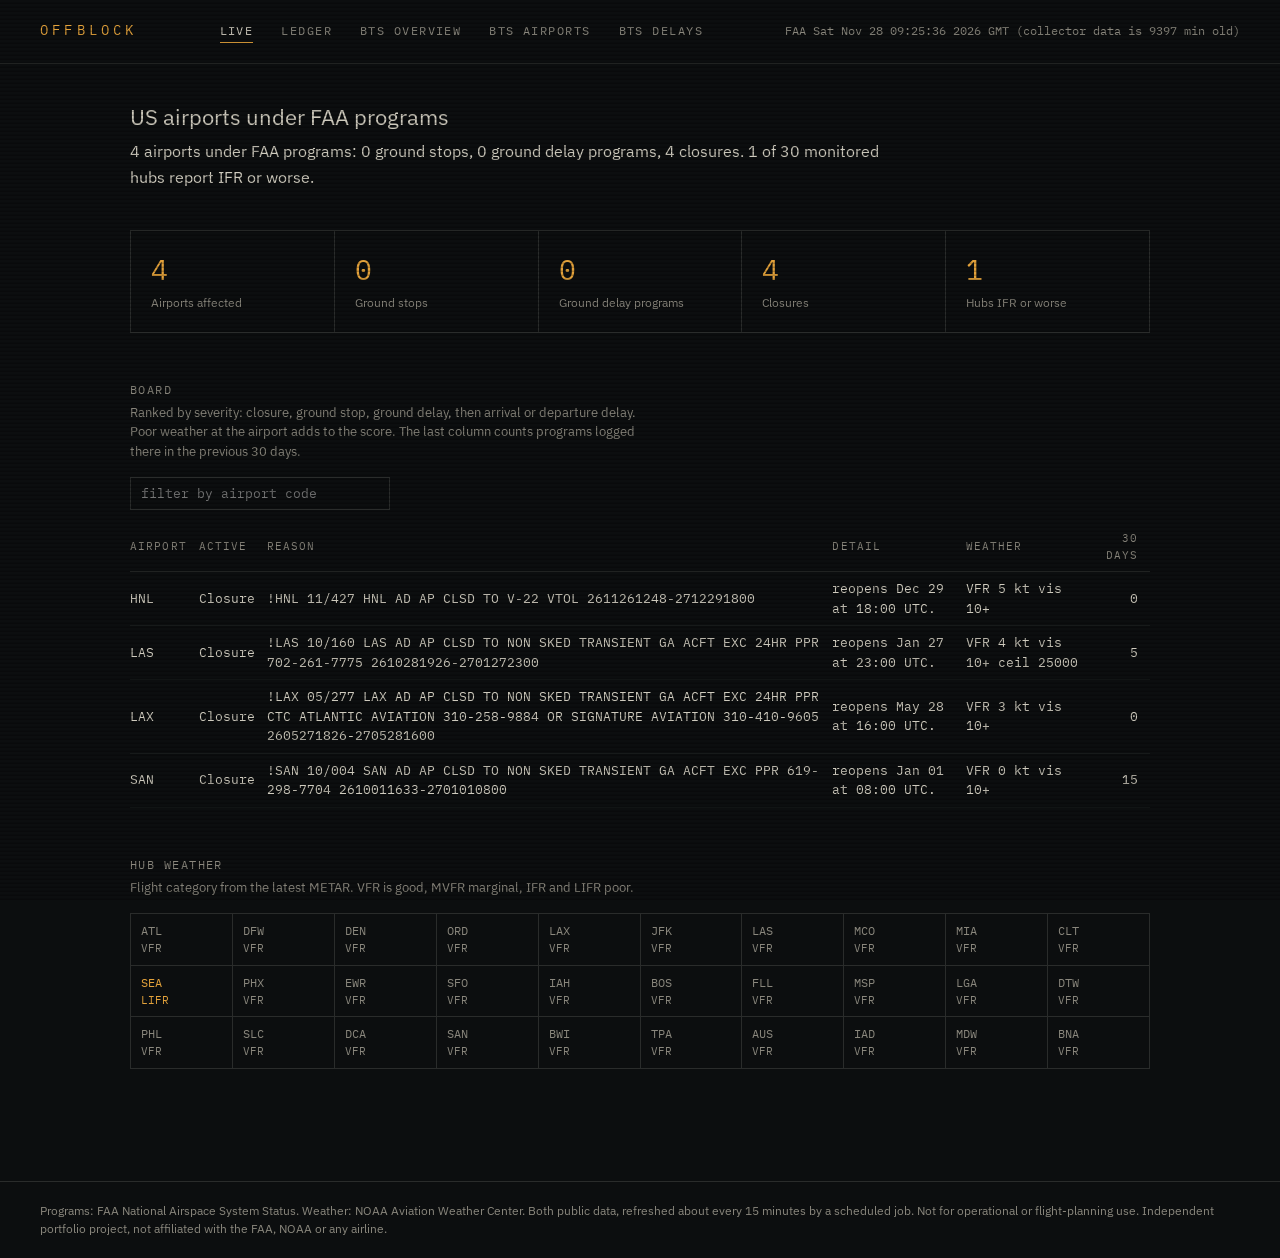
<file: docs/index.html>
<!doctype html>
<html lang="en">
<head>
<meta charset="utf-8">
<meta name="viewport" content="width=device-width, initial-scale=1">
<title>Offblock</title>
<link rel="preconnect" href="https://fonts.googleapis.com">
<link rel="preconnect" href="https://fonts.gstatic.com" crossorigin>
<link href="https://fonts.googleapis.com/css2?family=IBM+Plex+Mono:wght@400;500&family=IBM+Plex+Sans:wght@400;500&display=swap" rel="stylesheet">
<link rel="stylesheet" href="style.css">
</head>
<body data-page="live">
<header>
  <span class="mark">OFFBLOCK</span>
  <nav>
    <a href="index.html" class="on">Live</a>
    <a href="ledger.html">Ledger</a>
    <a href="bts.html">BTS overview</a>
    <a href="network.html">BTS airports</a>
    <a href="delays.html">BTS delays</a>
  </nav>
  <span class="period" id="period"></span>
</header>
<main>
  <h1>US airports under FAA programs</h1>
  <p class="brief" id="brief">Loading</p>

  <div class="stats">
    <div class="stat"><b id="n-airports">&mdash;</b><span>Airports affected</span></div>
    <div class="stat"><b id="n-stops">&mdash;</b><span>Ground stops</span></div>
    <div class="stat"><b id="n-gdp">&mdash;</b><span>Ground delay programs</span></div>
    <div class="stat"><b id="n-closures">&mdash;</b><span>Closures</span></div>
    <div class="stat"><b id="n-ifr">&mdash;</b><span>Hubs IFR or worse</span></div>
  </div>

  <section>
    <div class="label">Board</div>
    <p class="note">Ranked by severity: closure, ground stop, ground delay, then arrival or departure delay. Poor weather at the airport adds to the score. The last column counts programs logged there in the previous 30 days.</p>
    <div class="filter"><input id="board-filter" type="text" placeholder="filter by airport code"></div>
    <div id="board"></div>
  </section>

  <section>
    <div class="label">Hub weather</div>
    <p class="note">Flight category from the latest METAR. VFR is good, MVFR marginal, IFR and LIFR poor.</p>
    <div id="hubs"></div>
  </section>
</main>
<footer>
  Programs: FAA National Airspace System Status. Weather: NOAA Aviation Weather Center. Both public data, refreshed about every 15 minutes by a scheduled job. Not for operational or flight-planning use. Independent portfolio project, not affiliated with the FAA, NOAA or any airline.
</footer>
<script src="lib.js"></script>
<script src="live.js"></script>
</body>
</html>
</file>
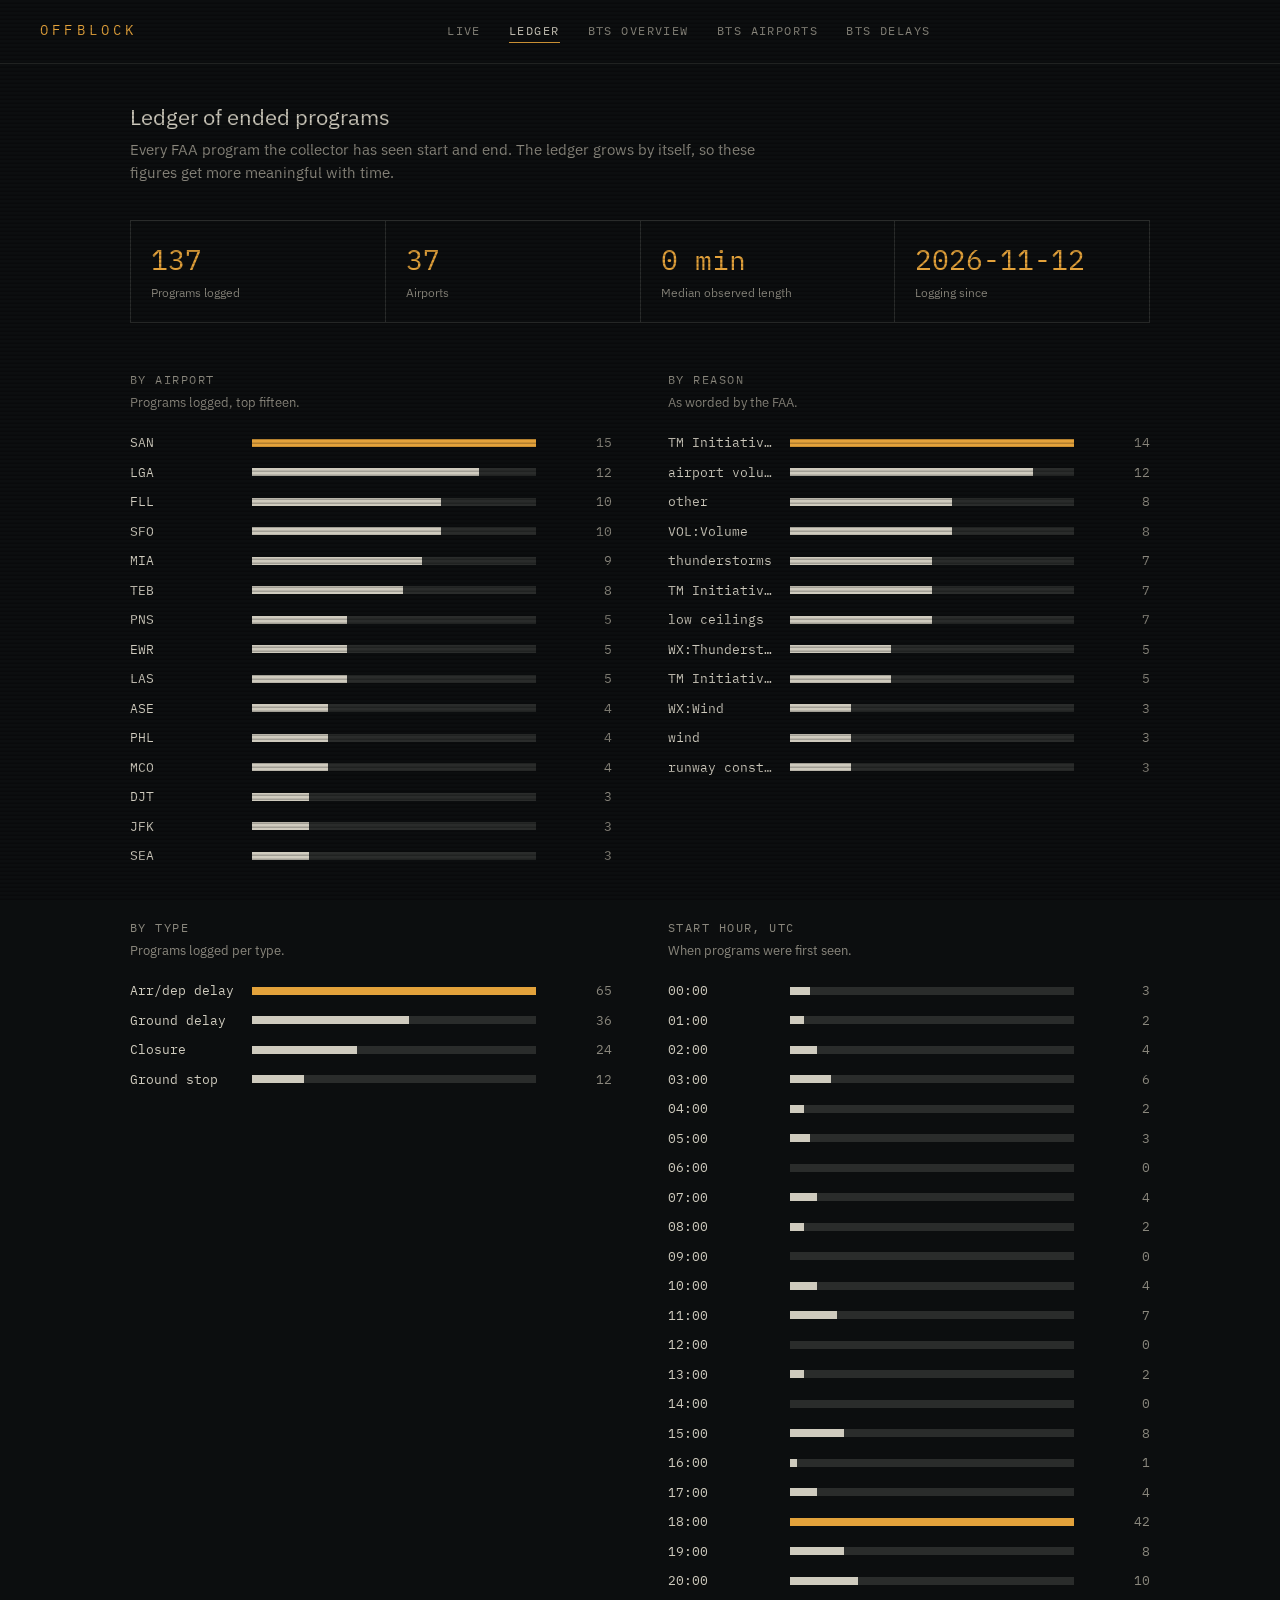
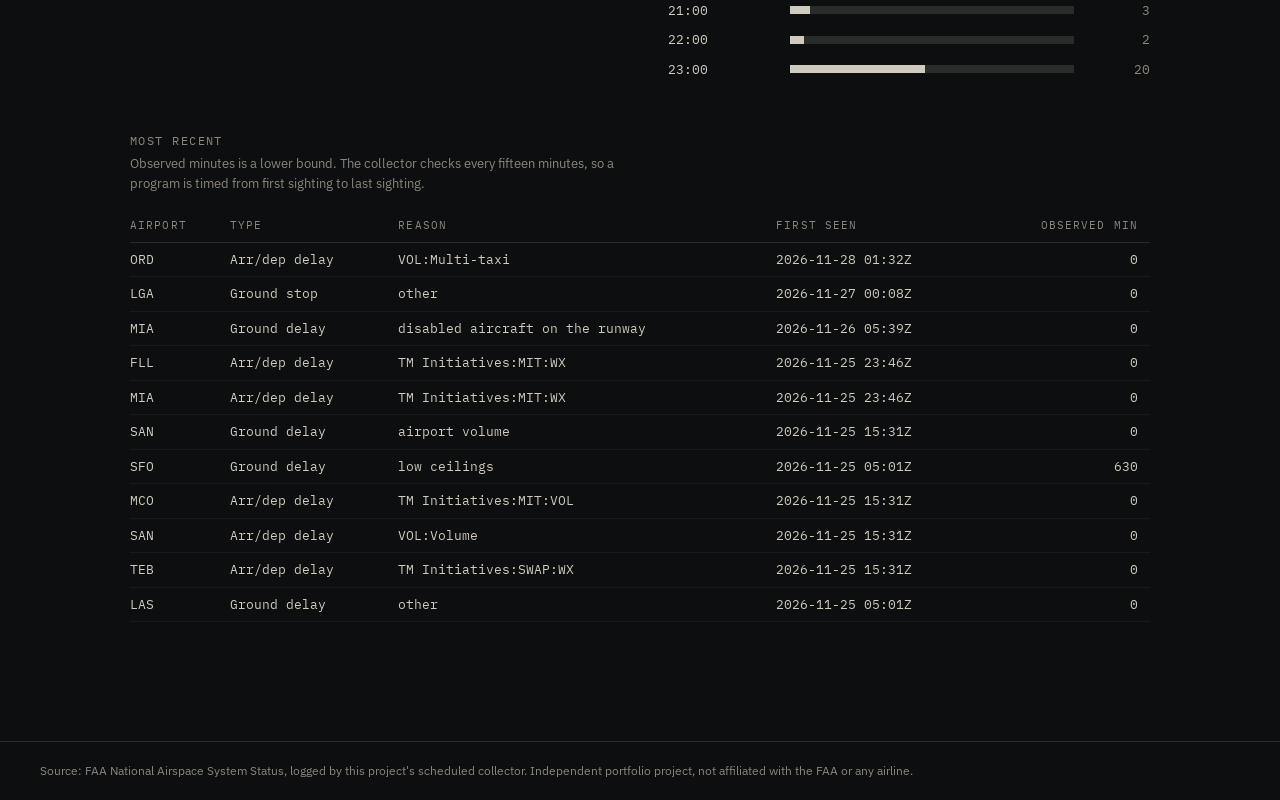
<file: docs/ledger.html>
<!doctype html>
<html lang="en">
<head>
<meta charset="utf-8">
<meta name="viewport" content="width=device-width, initial-scale=1">
<title>Offblock - Ledger</title>
<link rel="preconnect" href="https://fonts.googleapis.com">
<link rel="preconnect" href="https://fonts.gstatic.com" crossorigin>
<link href="https://fonts.googleapis.com/css2?family=IBM+Plex+Mono:wght@400;500&family=IBM+Plex+Sans:wght@400;500&display=swap" rel="stylesheet">
<link rel="stylesheet" href="style.css">
</head>
<body data-page="ledger">
<header>
  <span class="mark">OFFBLOCK</span>
  <nav>
    <a href="index.html">Live</a>
    <a href="ledger.html" class="on">Ledger</a>
    <a href="bts.html">BTS overview</a>
    <a href="network.html">BTS airports</a>
    <a href="delays.html">BTS delays</a>
  </nav>
  <span class="period" id="period"></span>
</header>
<main>
  <h1>Ledger of ended programs</h1>
  <p class="lede" id="lede">Every FAA program the collector has seen start and end. The ledger grows by itself, so these figures get more meaningful with time.</p>

  <div class="stats">
    <div class="stat"><b id="n-events">&mdash;</b><span>Programs logged</span></div>
    <div class="stat"><b id="n-airports">&mdash;</b><span>Airports</span></div>
    <div class="stat"><b id="n-median">&mdash;</b><span>Median observed length</span></div>
    <div class="stat"><b id="n-since">&mdash;</b><span>Logging since</span></div>
  </div>

  <div class="grid">
    <section>
      <div class="label">By airport</div>
      <p class="note">Programs logged, top fifteen.</p>
      <div id="by-airport"></div>
    </section>
    <section>
      <div class="label">By reason</div>
      <p class="note">As worded by the FAA.</p>
      <div id="by-reason"></div>
    </section>
  </div>

  <div class="grid">
    <section>
      <div class="label">By type</div>
      <p class="note">Programs logged per type.</p>
      <div id="by-type"></div>
    </section>
    <section>
      <div class="label">Start hour, UTC</div>
      <p class="note">When programs were first seen.</p>
      <div id="by-hour"></div>
    </section>
  </div>

  <section>
    <div class="label">Most recent</div>
    <p class="note">Observed minutes is a lower bound. The collector checks every fifteen minutes, so a program is timed from first sighting to last sighting.</p>
    <div id="recent"></div>
  </section>
</main>
<footer>
  Source: FAA National Airspace System Status, logged by this project's scheduled collector. Independent portfolio project, not affiliated with the FAA or any airline.
</footer>
<script src="lib.js"></script>
<script src="ledger.js"></script>
</body>
</html>
</file>
<file: docs/style.css>
:root {
  --bg: #0c0e0f;
  --ink: #cfcbbe;
  --mute: #8a877d;
  --faint: #2a2c2b;
  --amber: #e3a23b;
}

* { box-sizing: border-box; margin: 0; padding: 0; }

html { background: var(--bg); }

body {
  font-family: "IBM Plex Sans", "Segoe UI", sans-serif;
  font-size: 15px;
  line-height: 1.5;
  color: var(--ink);
  background: var(--bg);
  min-height: 100vh;
}

body::after {
  content: "";
  position: fixed;
  inset: 0;
  pointer-events: none;
  z-index: 10;
  background: repeating-linear-gradient(
    to bottom,
    rgba(0, 0, 0, 0) 0,
    rgba(0, 0, 0, 0) 2px,
    rgba(0, 0, 0, 0.22) 3px,
    rgba(0, 0, 0, 0.22) 4px
  );
}

.mono, .name, .val, th, .label, nav a, .mark, .period, input, .stat b {
  font-family: "IBM Plex Mono", Consolas, monospace;
}

header {
  display: flex;
  align-items: baseline;
  justify-content: space-between;
  gap: 24px;
  padding: 20px 40px;
  border-bottom: 1px solid var(--faint);
}

.mark { letter-spacing: 0.3em; font-size: 14px; color: var(--amber); }

nav { display: flex; gap: 28px; }
nav a { color: var(--mute); text-decoration: none; font-size: 12px; text-transform: uppercase; letter-spacing: 0.12em; }
nav a:hover { color: var(--ink); }
nav a.on { color: var(--ink); border-bottom: 1px solid var(--amber); padding-bottom: 2px; }

.period { color: var(--mute); font-size: 12px; }

main { max-width: 1100px; margin: 0 auto; padding: 36px 40px 64px; }

h1 { font-weight: 400; font-size: 22px; margin-bottom: 6px; }
.lede { color: var(--mute); max-width: 640px; margin-bottom: 36px; }

.stats {
  display: grid;
  grid-template-columns: repeat(auto-fit, minmax(160px, 1fr));
  gap: 1px;
  background: var(--faint);
  border: 1px solid var(--faint);
  margin-bottom: 48px;
}
.stat { background: var(--bg); padding: 18px 20px; }
.stat b { display: block; font-weight: 400; font-size: 28px; color: var(--amber); }
.stat span { font-size: 12px; color: var(--mute); }

.grid { display: grid; grid-template-columns: 1fr 1fr; gap: 56px; }
@media (max-width: 800px) {
  .grid { grid-template-columns: 1fr; gap: 40px; }
  header { flex-direction: column; gap: 12px; padding: 16px 20px; }
  main { padding: 24px 20px 48px; }
}

section { margin-bottom: 48px; }
.label { font-size: 12px; text-transform: uppercase; letter-spacing: 0.12em; color: var(--mute); margin-bottom: 4px; }
.note { font-size: 13px; color: var(--mute); margin-bottom: 16px; max-width: 520px; }

.row { display: grid; grid-template-columns: 110px 1fr 64px; align-items: center; gap: 12px; padding: 5px 0; font-size: 13px; }
.name { color: var(--ink); white-space: nowrap; overflow: hidden; text-overflow: ellipsis; }
.track { height: 8px; background: var(--faint); display: block; }
.track i { display: block; height: 100%; background: var(--ink); }
.row.hi .track i { background: var(--amber); }
.val { text-align: right; color: var(--mute); }

.filter { margin-bottom: 12px; }
input {
  width: 260px;
  background: transparent;
  border: 1px solid var(--faint);
  color: var(--ink);
  padding: 7px 10px;
  font-size: 13px;
}
input:focus { outline: none; border-color: var(--amber); }

.scroll { overflow-x: auto; max-height: 420px; overflow-y: auto; }
table { width: 100%; border-collapse: collapse; font-size: 13px; }
th { text-align: left; font-weight: 400; font-size: 11px; text-transform: uppercase; letter-spacing: 0.1em; color: var(--mute); padding: 8px 12px 8px 0; border-bottom: 1px solid var(--faint); position: sticky; top: 0; background: var(--bg); }
td { padding: 7px 12px 7px 0; border-bottom: 1px solid #171a1a; font-family: "IBM Plex Mono", Consolas, monospace; }
th.r, td.r { text-align: right; }

.empty { color: var(--mute); font-family: "IBM Plex Mono", Consolas, monospace; font-size: 13px; padding: 12px 0; }

footer { border-top: 1px solid var(--faint); padding: 20px 40px; font-size: 12px; color: var(--mute); }

nav { flex-wrap: wrap; }
.brief { max-width: 760px; margin-bottom: 40px; font-size: 16px; line-height: 1.6; }
.hubs { display: grid; grid-template-columns: repeat(auto-fill, minmax(92px, 1fr)); gap: 1px; background: var(--faint); border: 1px solid var(--faint); }
.hub { background: var(--bg); padding: 8px 10px; font-family: "IBM Plex Mono", Consolas, monospace; font-size: 12px; color: var(--mute); }
.hub i { display: block; font-style: normal; font-size: 11px; }
.hub.IFR, .hub.LIFR { color: var(--amber); }
.hub.MVFR { color: var(--ink); }
td.sev { color: var(--amber); }
</file>
